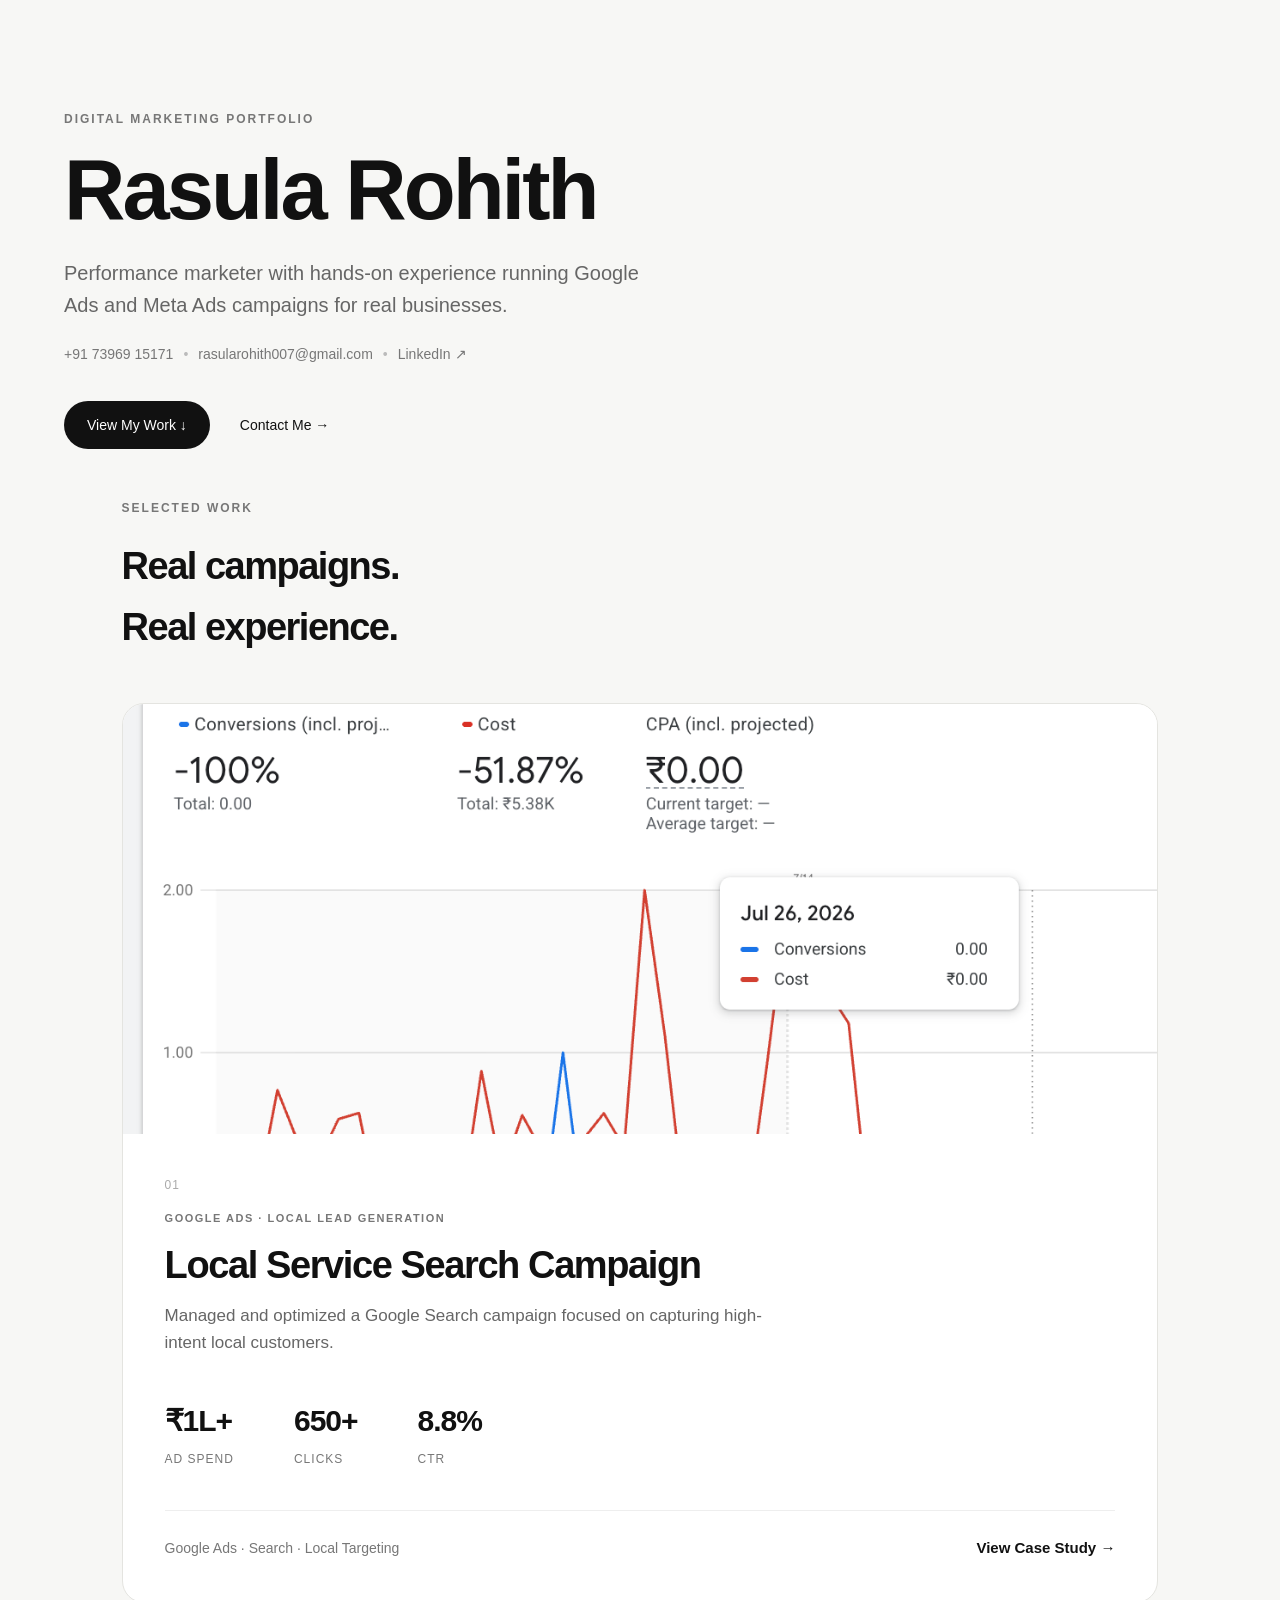
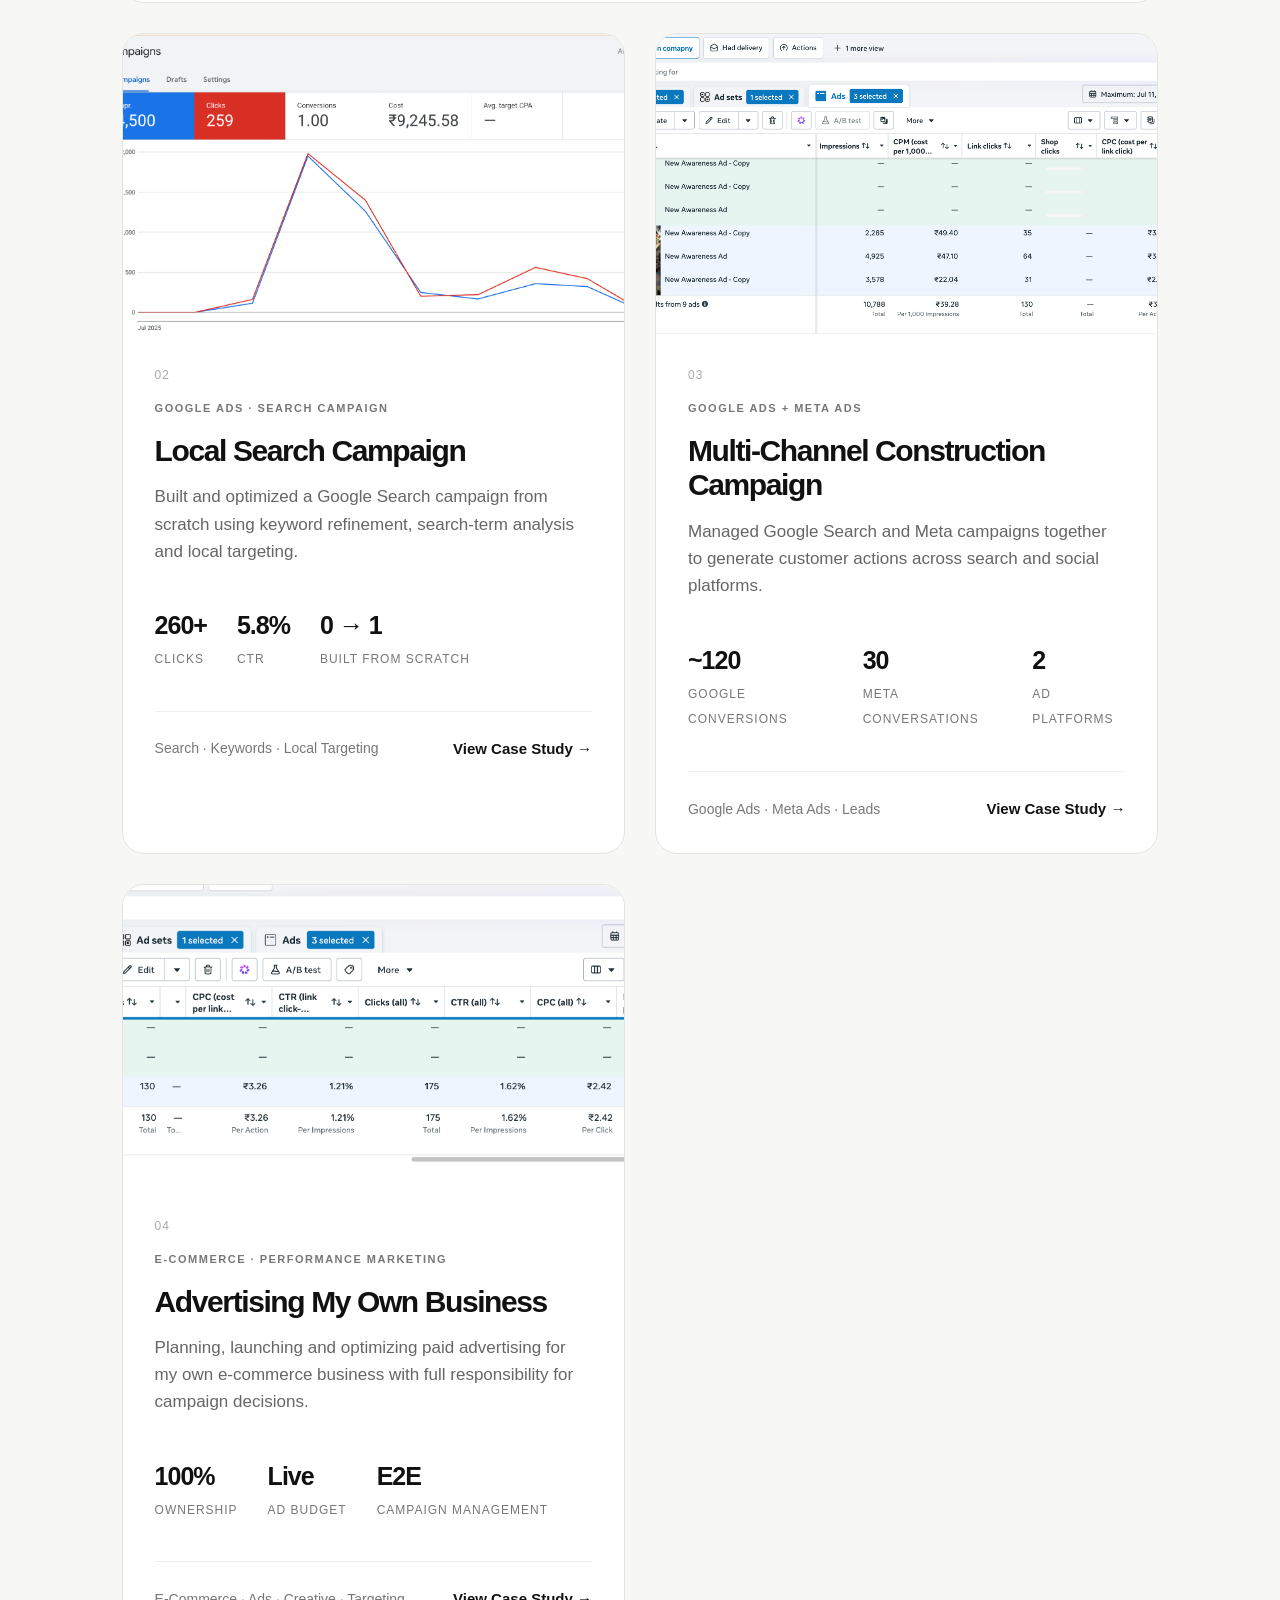
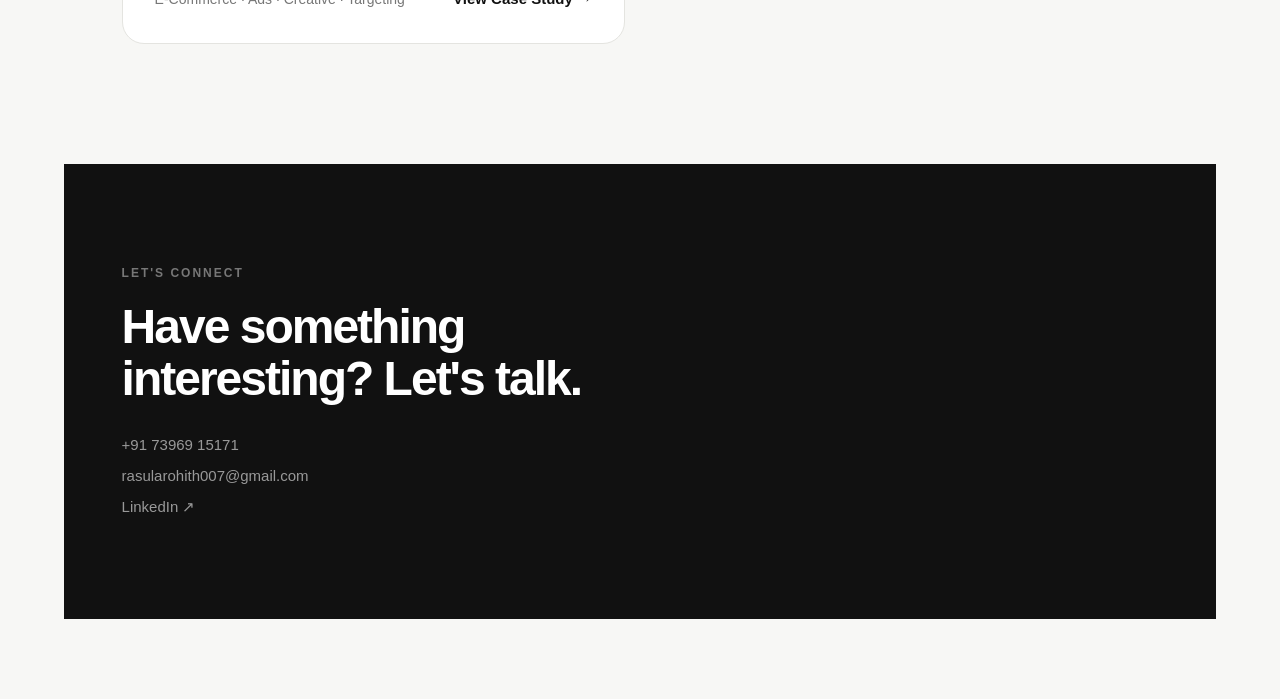
<file: index.html>
<!DOCTYPE html>
<html lang="en">

<head>

    <meta charset="UTF-8">

    <meta
        name="viewport"
        content="width=device-width, initial-scale=1.0"
    >

    <title>Rasula Rohith | Digital Marketing Portfolio</title>

    <link rel="stylesheet" href="style.css">

</head>


<body>


<!-- ==========================================
     HERO
=========================================== -->

<section class="hero">

    <div class="container">

        <p class="eyebrow">
            DIGITAL MARKETING PORTFOLIO
        </p>

        <h1>
            Rasula Rohith
        </h1>

        <p class="hero-subtitle">

            Performance marketer with hands-on experience
            running Google Ads and Meta Ads campaigns
            for real businesses.

        </p>
        <div class="hero-contact">

    <a href="tel:+917396915171">
        +91 73969 15171
    </a>

    <span>•</span>

    <a href="mailto:rasularohith007@gmail.com">
        rasularohith007@gmail.com
    </a>

    <span>•</span>

    <a
        href="https://www.linkedin.com/in/rasula-rohith/"
        target="_blank"
        rel="noopener noreferrer"
    >
        LinkedIn ↗
    </a>

</div>
<div class="hero-links">

    <a href="#work" class="primary-button">
        View My Work ↓
    </a>

    <a href="#contact" class="text-link">
    Contact Me →
    </a>

</div>


<!-- ==========================================
     WORK
=========================================== -->

<section class="work-section" id="work">

    <div class="container">


        <div class="section-header">

            <p class="eyebrow">
                SELECTED WORK
            </p>

            <h2>
                Real campaigns.<br>
                Real experience.
            </h2>

        </div>



        <div class="projects-grid">


            <!-- ==================================
                 PROJECT 01
            =================================== -->

            <a
                href="case-study-google-ads.html"
                class="project-card project-featured"
            >

                <div class="project-image">

                    <img
                        src="campaign-cover.jpg"
                        alt="Google Ads campaign dashboard"
                    >

                </div>


                <div class="project-content">

                    <p class="project-number">
                        01
                    </p>

                    <div class="project-label">
                        GOOGLE ADS · LOCAL LEAD GENERATION
                    </div>

                    <h3>
                        Local Service Search Campaign
                    </h3>

                    <p class="project-description">

                        Managed and optimized a Google Search
                        campaign focused on capturing
                        high-intent local customers.

                    </p>


                    <div class="project-metrics">

                        <div class="metric">
                            <strong>₹1L+</strong>
                            <span>Ad Spend</span>
                        </div>

                        <div class="metric">
                            <strong>650+</strong>
                            <span>Clicks</span>
                        </div>

                        <div class="metric">
                            <strong>8.8%</strong>
                            <span>CTR</span>
                        </div>

                    </div>


                    <div class="project-footer">

                        <span class="tags">
                            Google Ads · Search · Local Targeting
                        </span>

                        <span class="view-case">
                            View Case Study →
                        </span>

                    </div>

                </div>

            </a>




            <!-- ==================================
                 PROJECT 02
            =================================== -->

            <a
                href="case-study-local-search.html"
                class="project-card"
            >

                <div class="project-image compact-image">

                    <img
                        src="local-search-cover.jpg"
                        alt="Google Ads local search campaign"
                    >

                </div>


                <div class="project-content">

                    <p class="project-number">
                        02
                    </p>

                    <div class="project-label">
                        GOOGLE ADS · SEARCH CAMPAIGN
                    </div>

                    <h3>
                        Local Search Campaign
                    </h3>

                    <p class="project-description">

                        Built and optimized a Google Search campaign
                        from scratch using keyword refinement,
                        search-term analysis and local targeting.

                    </p>


                    <div class="project-metrics">

                        <div class="metric">

                            <strong>260+</strong>

                            <span>
                                Clicks
                            </span>

                        </div>


                        <div class="metric">

                            <strong>5.8%</strong>

                            <span>
                                CTR
                            </span>

                        </div>


                        <div class="metric">

                            <strong>0 → 1</strong>

                            <span>
                                Built From Scratch
                            </span>

                        </div>

                    </div>


                    <div class="project-footer">

                        <span class="tags">
                            Search · Keywords · Local Targeting
                        </span>

                        <span class="view-case">
                            View Case Study →
                        </span>

                    </div>

                </div>

            </a>




            <!-- ==================================
                 PROJECT 03
            =================================== -->

            <a
                href="case-study-construction.html"
                class="project-card"
            >

                <div class="project-image compact-image">

                    <img
                        src="construction-google.jpg"
                        alt="Google Ads construction campaign"
                    >

                </div>


                <div class="project-content">

                    <p class="project-number">
                        03
                    </p>

                    <div class="project-label">
                        GOOGLE ADS + META ADS
                    </div>

                    <h3>
                        Multi-Channel Construction Campaign
                    </h3>

                    <p class="project-description">

                        Managed Google Search and Meta campaigns
                        together to generate customer actions
                        across search and social platforms.

                    </p>


                    <div class="project-metrics">

                        <div class="metric">

                            <strong>~120</strong>

                            <span>
                                Google Conversions
                            </span>

                        </div>


                        <div class="metric">

                            <strong>30</strong>

                            <span>
                                Meta Conversations
                            </span>

                        </div>


                        <div class="metric">

                            <strong>2</strong>

                            <span>
                                Ad Platforms
                            </span>

                        </div>

                    </div>


                    <div class="project-footer">

                        <span class="tags">
                            Google Ads · Meta Ads · Leads
                        </span>

                        <span class="view-case">
                            View Case Study →
                        </span>

                    </div>

                </div>

            </a>




            <!-- ==================================
                 PROJECT 04
            =================================== -->

            <a
                href="case-study-ecommerce.html"
                class="project-card"
            >

                <div class="project-image compact-image">

                    <img
                        src="ecommerce-campaign.jpg"
                        alt="E-commerce advertising campaign"
                    >

                </div>


                <div class="project-content">

                    <p class="project-number">
                        04
                    </p>

                    <div class="project-label">
                        E-COMMERCE · PERFORMANCE MARKETING
                    </div>

                    <h3>
                        Advertising My Own Business
                    </h3>

                    <p class="project-description">

                        Planning, launching and optimizing paid
                        advertising for my own e-commerce business
                        with full responsibility for campaign decisions.

                    </p>


                    <div class="project-metrics">

                        <div class="metric">

                            <strong>100%</strong>

                            <span>
                                Ownership
                            </span>

                        </div>


                        <div class="metric">

                            <strong>Live</strong>

                            <span>
                                Ad Budget
                            </span>

                        </div>


                        <div class="metric">

                            <strong>E2E</strong>

                            <span>
                                Campaign Management
                            </span>

                        </div>

                    </div>


                    <div class="project-footer">

                        <span class="tags">
                            E-Commerce · Ads · Creative · Targeting
                        </span>

                        <span class="view-case">
                            View Case Study →
                        </span>

                    </div>

                </div>

            </a>


        </div>

    </div>

</section>



<!-- ==========================================
     FOOTER
=========================================== -->
<footer class="site-footer" id="contact">

    <div class="container footer-inner">

        <div>
            <p class="eyebrow">LET'S CONNECT</p>

            <h2>
                Have something interesting?
                Let's talk.
            </h2>

            <div class="contact-details">

    <!-- PHONE -->
    <a
    href="https://wa.me/917396915171"
    target="_blank"
    rel="noopener noreferrer"
>
    +91 73969 15171
</a>

    <!-- EMAIL - OPENS GMAIL IN BROWSER -->
    <a
        href="https://mail.google.com/mail/?view=cm&fs=1&to=rasularohith007@gmail.com"
        target="_blank"
        rel="noopener noreferrer"
    >
        rasularohith007@gmail.com
    </a>

    <!-- LINKEDIN -->
    <a
        href="https://www.linkedin.com/in/rasula-rohith/"
        target="_blank"
        rel="noopener noreferrer"
    >
        LinkedIn ↗
    </a>

</div>

        </div>

    </div>

</footer>
</file>
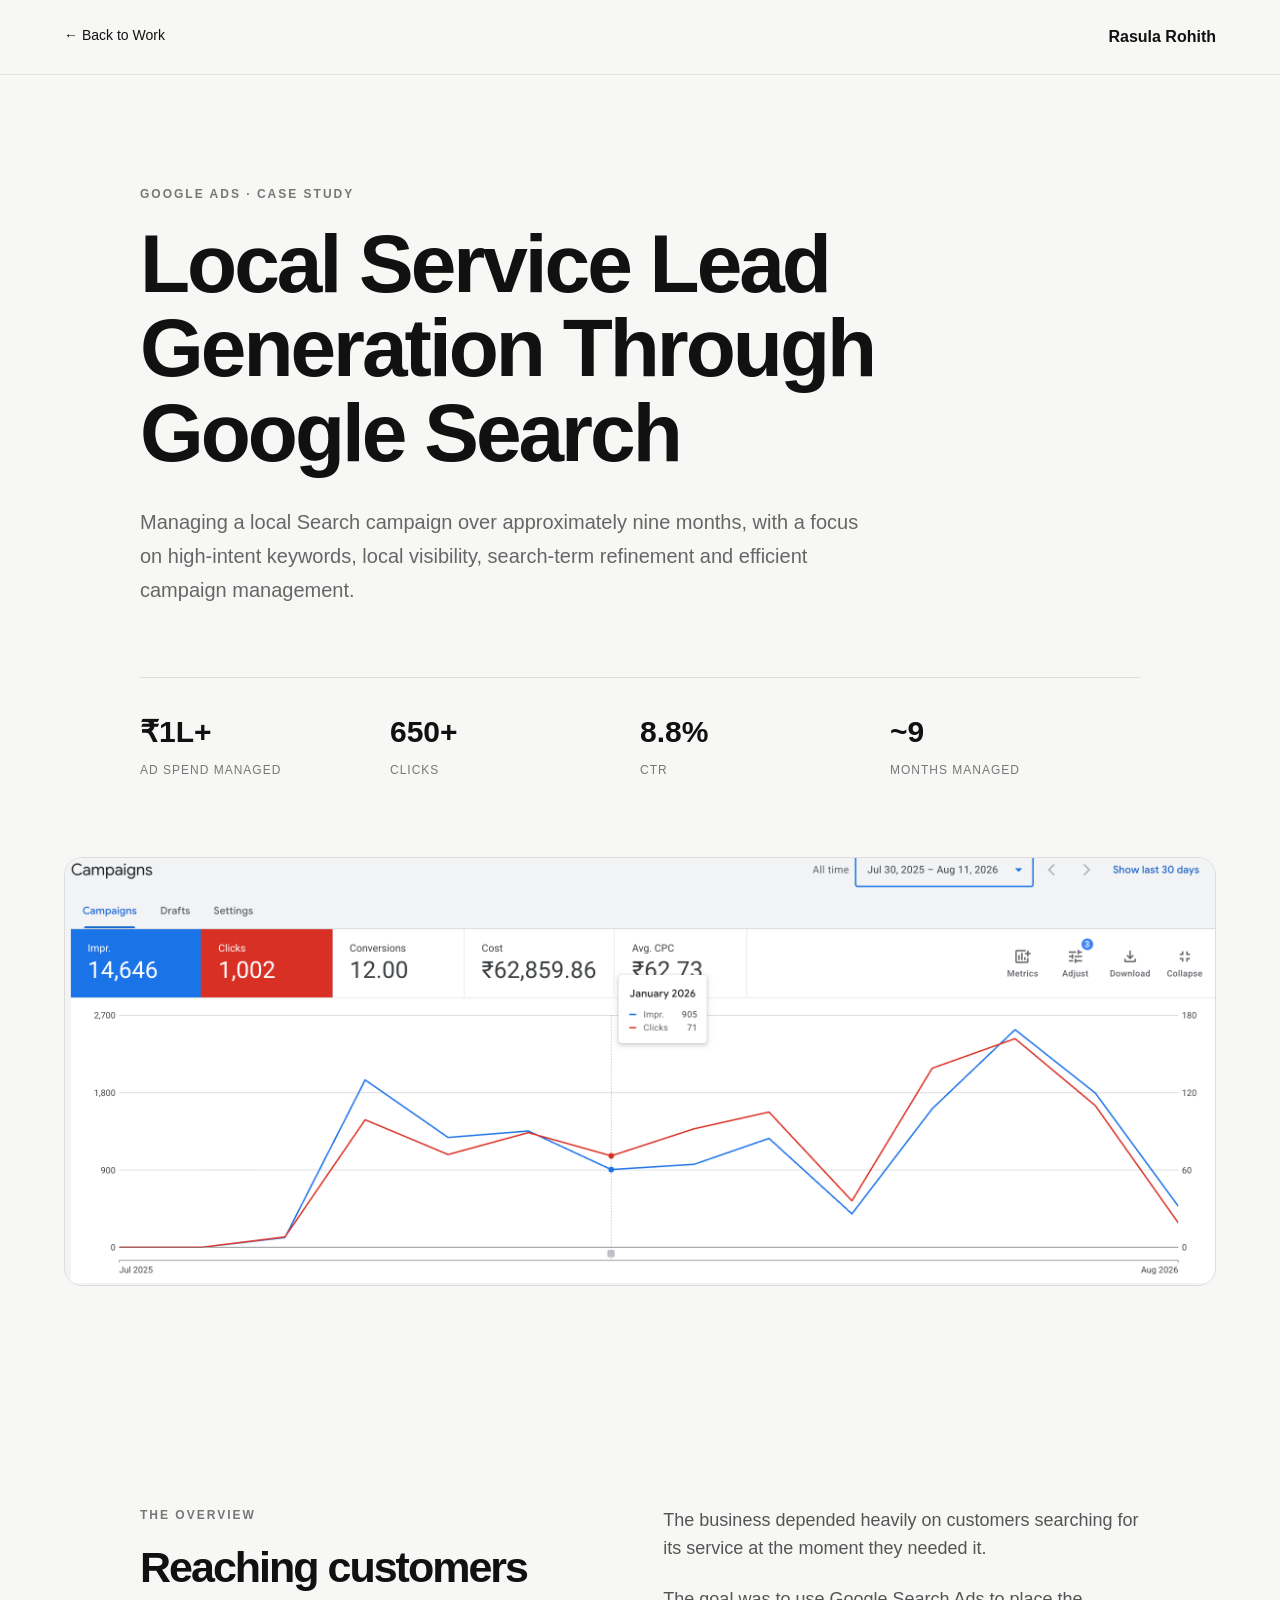
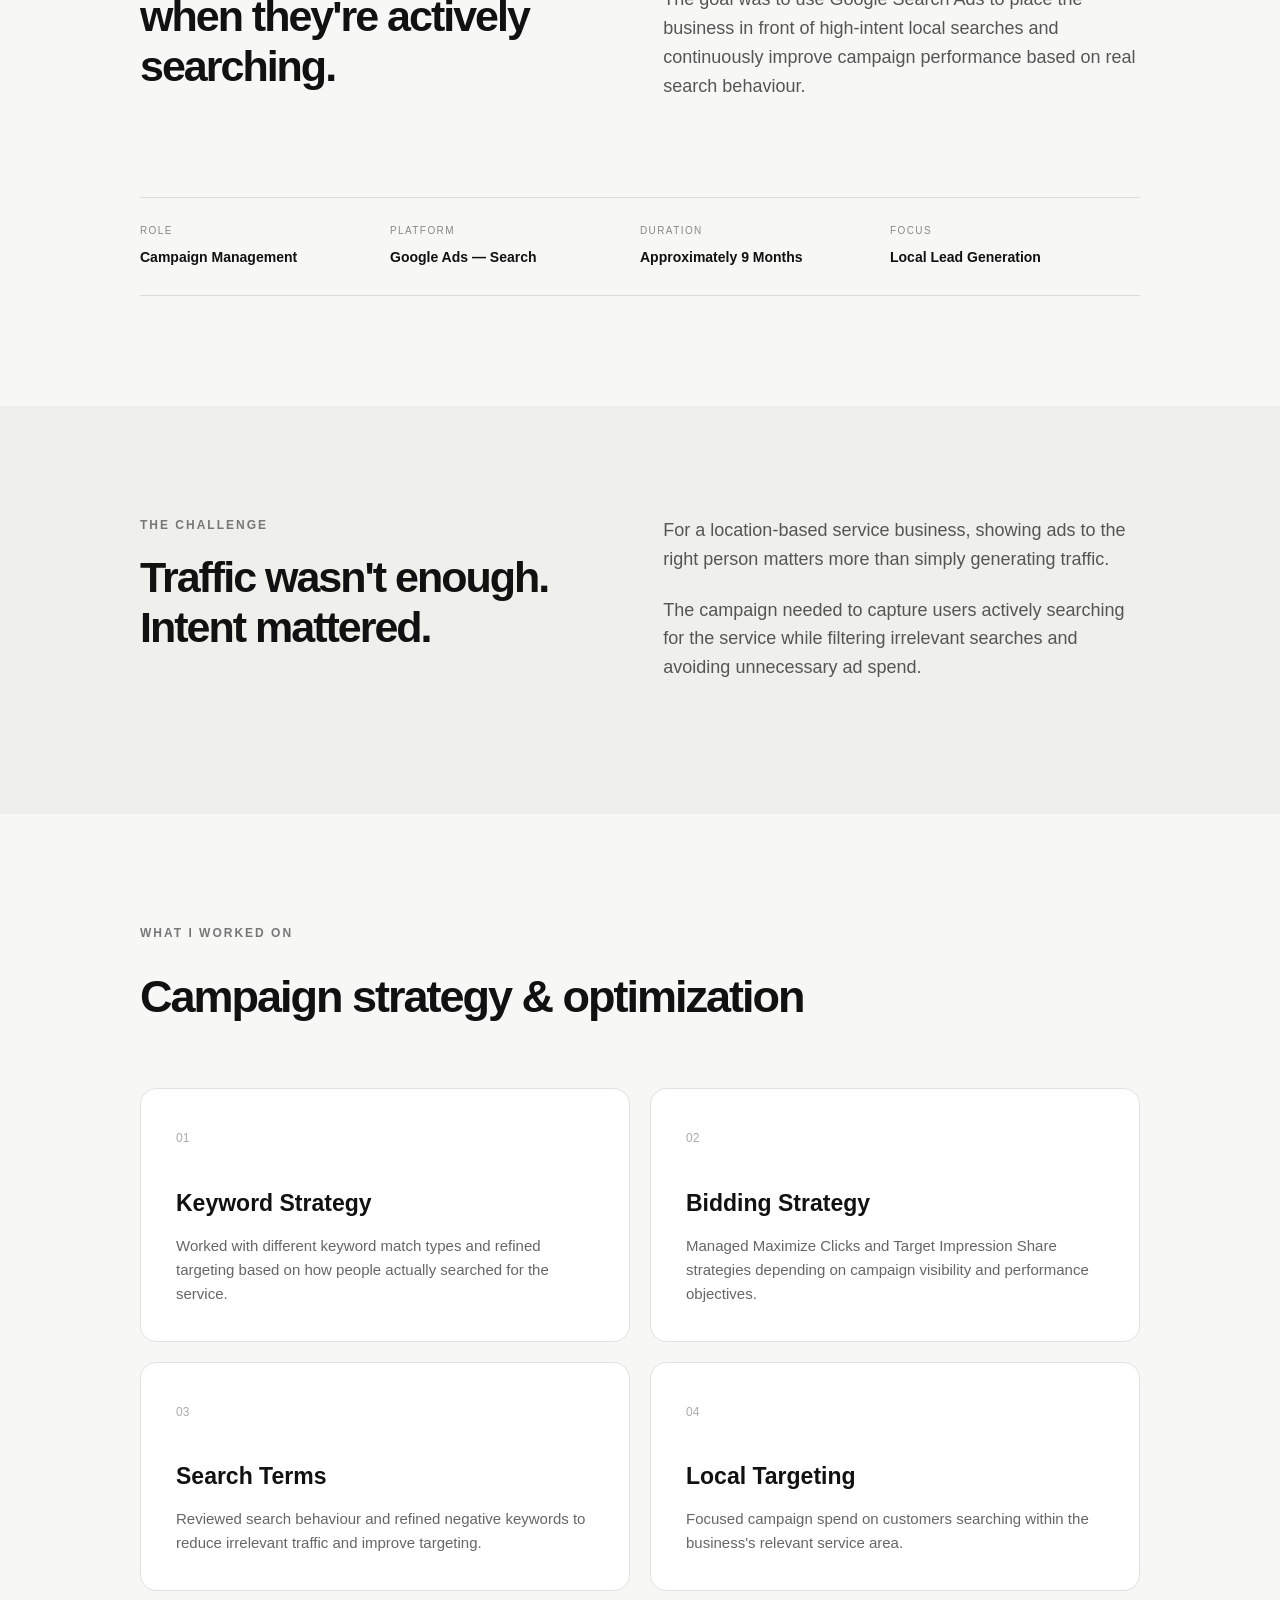
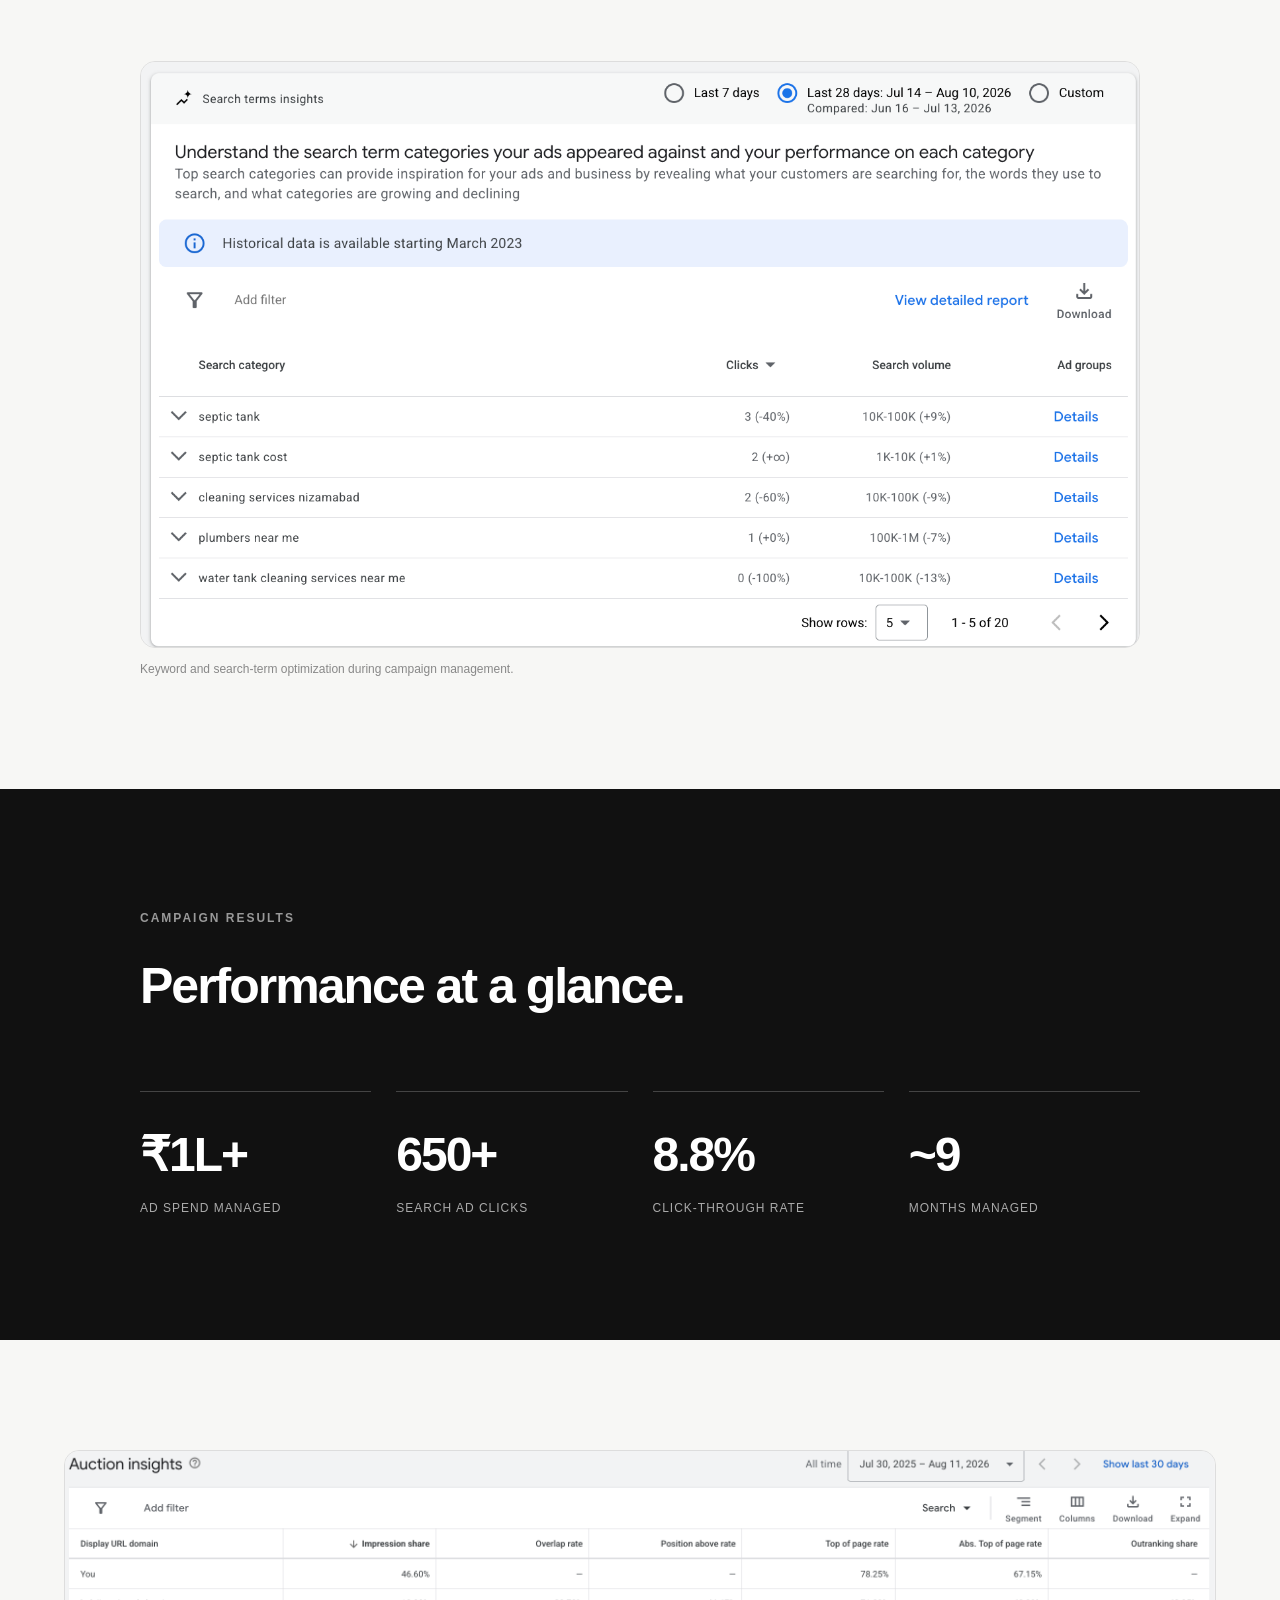
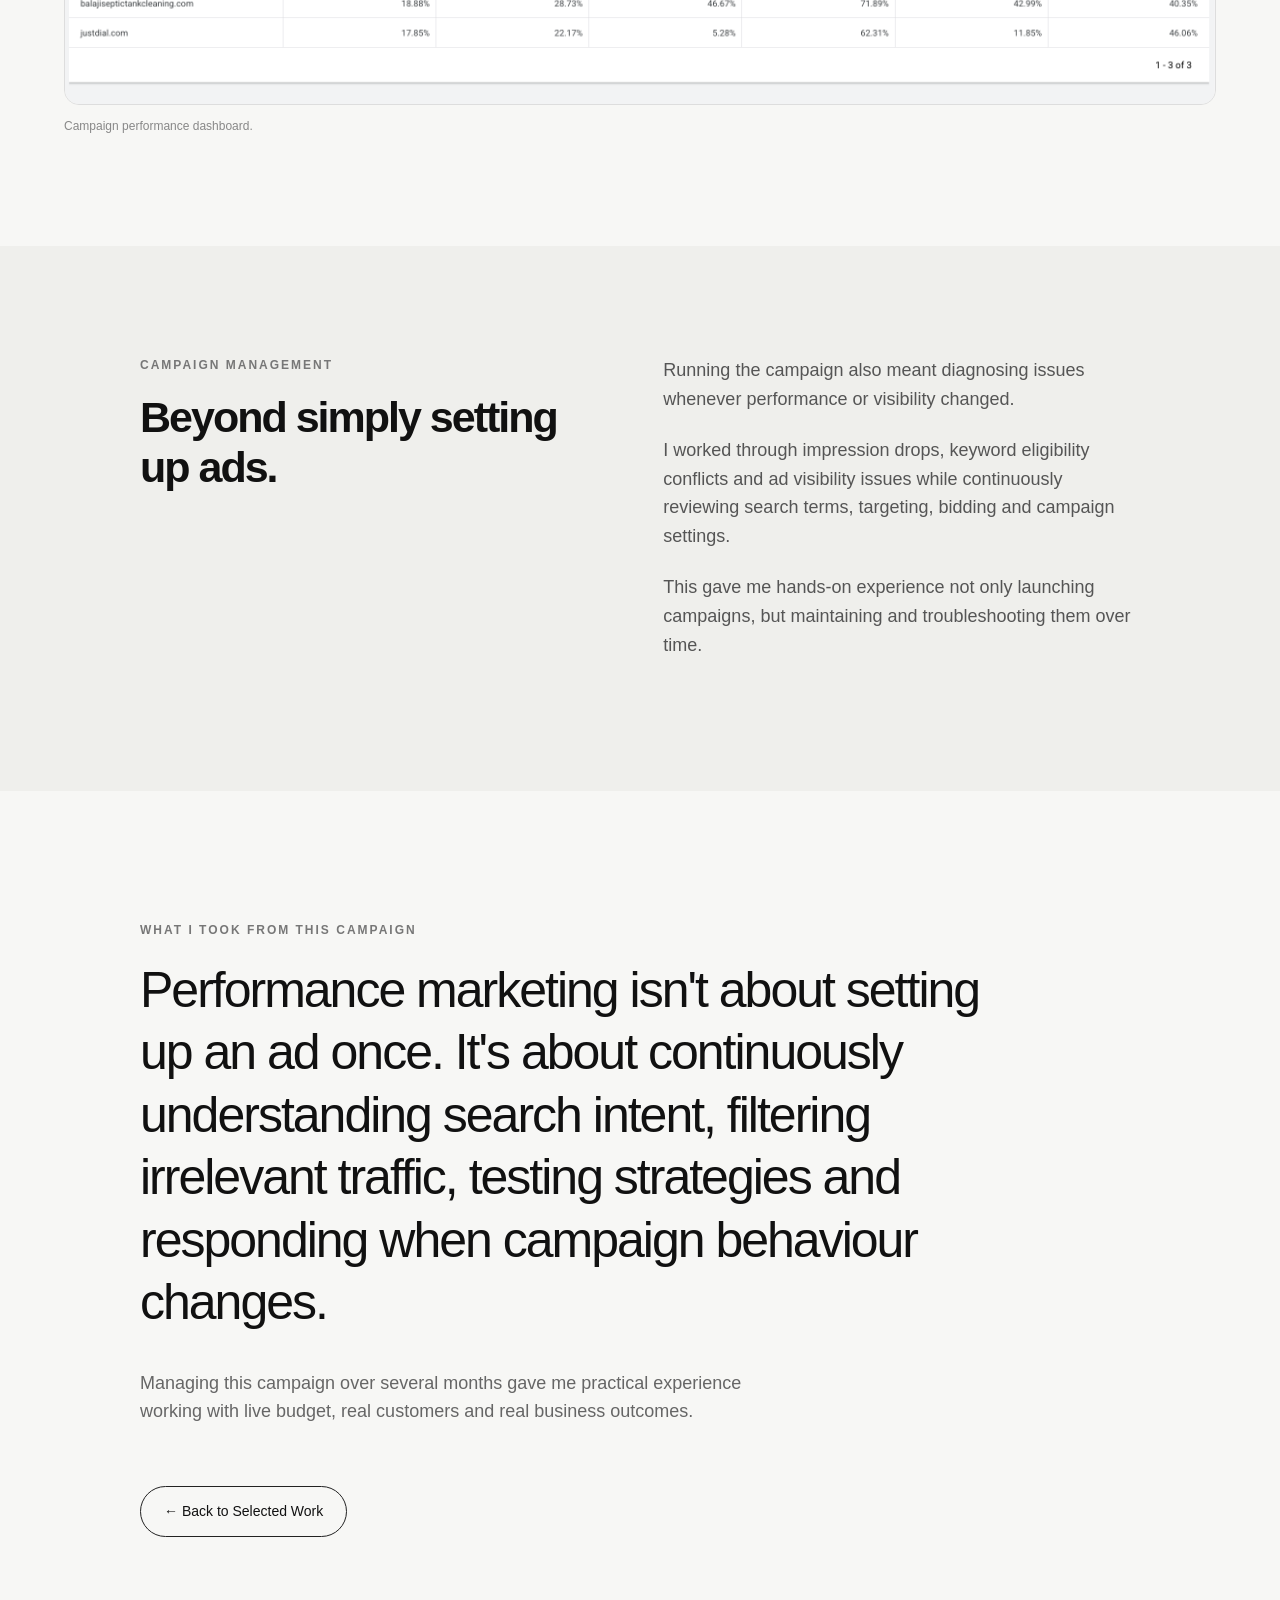
<file: case-study-google-ads.html>
<!DOCTYPE html>
<html lang="en">
<head>

    <meta charset="UTF-8">

    <meta
        name="viewport"
        content="width=device-width, initial-scale=1.0"
    >

    <title>
        Google Ads Case Study | Rasula Rohith
    </title>

    <link rel="stylesheet" href="style.css">

</head>

<body class="case-study-page">


    <!-- NAVIGATION -->

    <nav class="case-nav">

        <div class="container nav-inner">

            <a href="index.html" class="back-link">
                ← Back to Work
            </a>

            <span class="nav-name">
                Rasula Rohith
            </span>

        </div>

    </nav>



    <!-- CASE STUDY HERO -->

    <section class="case-hero">

        <div class="container case-container">

            <p class="eyebrow">
                GOOGLE ADS · CASE STUDY
            </p>

            <h1>
                Local Service Lead Generation
                Through Google Search
            </h1>

            <p class="case-intro">
                Managing a local Search campaign over approximately
                nine months, with a focus on high-intent keywords,
                local visibility, search-term refinement and
                efficient campaign management.
            </p>


            <div class="hero-metrics">

                <div>
                    <strong>₹1L+</strong>
                    <span>Ad Spend Managed</span>
                </div>

                <div>
                    <strong>650+</strong>
                    <span>Clicks</span>
                </div>

                <div>
                    <strong>8.8%</strong>
                    <span>CTR</span>
                </div>

                <div>
                    <strong>~9</strong>
                    <span>Months Managed</span>
                </div>

            </div>

        </div>

    </section>



    <!-- LARGE HERO IMAGE -->

    <section class="case-image-section">

        <div class="container">

            <img
                src="campaign-dashboard.jpg"
                alt="Google Ads campaign performance"
                class="case-main-image"
            >

        </div>

    </section>



    <!-- OVERVIEW -->

    <section class="case-section">

        <div class="container case-container">

            <div class="section-grid">

                <div>

                    <p class="eyebrow">
                        THE OVERVIEW
                    </p>

                    <h2>
                        Reaching customers when
                        they're actively searching.
                    </h2>

                </div>


                <div class="case-copy">

                    <p>
                        The business depended heavily on customers
                        searching for its service at the moment they
                        needed it.
                    </p>

                    <p>
                        The goal was to use Google Search Ads to place
                        the business in front of high-intent local
                        searches and continuously improve campaign
                        performance based on real search behaviour.
                    </p>

                </div>

            </div>



            <div class="overview-details">

                <div>
                    <span>ROLE</span>

                    <strong>
                        Campaign Management
                    </strong>
                </div>


                <div>
                    <span>PLATFORM</span>

                    <strong>
                        Google Ads — Search
                    </strong>
                </div>


                <div>
                    <span>DURATION</span>

                    <strong>
                        Approximately 9 Months
                    </strong>
                </div>


                <div>
                    <span>FOCUS</span>

                    <strong>
                        Local Lead Generation
                    </strong>
                </div>

            </div>

        </div>

    </section>



    <!-- CHALLENGE -->

    <section class="case-section alternate">

        <div class="container case-container">

            <div class="section-grid">

                <div>

                    <p class="eyebrow">
                        THE CHALLENGE
                    </p>

                    <h2>
                        Traffic wasn't enough.
                        Intent mattered.
                    </h2>

                </div>


                <div class="case-copy">

                    <p>
                        For a location-based service business,
                        showing ads to the right person matters more
                        than simply generating traffic.
                    </p>

                    <p>
                        The campaign needed to capture users actively
                        searching for the service while filtering
                        irrelevant searches and avoiding unnecessary
                        ad spend.
                    </p>

                </div>

            </div>

        </div>

    </section>



    <!-- WHAT I WORKED ON -->

    <section class="case-section">

        <div class="container case-container">

            <p class="eyebrow">
                WHAT I WORKED ON
            </p>

            <h2 class="strategy-title">
                Campaign strategy & optimization
            </h2>


            <div class="strategy-grid">


                <div class="strategy-card">

                    <span>01</span>

                    <h3>Keyword Strategy</h3>

                    <p>
                        Worked with different keyword match types
                        and refined targeting based on how people
                        actually searched for the service.
                    </p>

                </div>



                <div class="strategy-card">

                    <span>02</span>

                    <h3>Bidding Strategy</h3>

                    <p>
                        Managed Maximize Clicks and Target Impression
                        Share strategies depending on campaign
                        visibility and performance objectives.
                    </p>

                </div>



                <div class="strategy-card">

                    <span>03</span>

                    <h3>Search Terms</h3>

                    <p>
                        Reviewed search behaviour and refined negative
                        keywords to reduce irrelevant traffic and
                        improve targeting.
                    </p>

                </div>



                <div class="strategy-card">

                    <span>04</span>

                    <h3>Local Targeting</h3>

                    <p>
                        Focused campaign spend on customers searching
                        within the business's relevant service area.
                    </p>

                </div>

            </div>


            <!-- KEYWORD SCREENSHOT -->

            <div class="content-image">

                <img
                    src="campaign-keywords.jpg"
                    alt="Google Ads keyword strategy"
                >

                <p>
                    Keyword and search-term optimization during
                    campaign management.
                </p>

            </div>

        </div>

    </section>



    <!-- RESULTS -->

    <section class="results-section">

        <div class="container case-container">

            <p class="eyebrow light-eyebrow">
                CAMPAIGN RESULTS
            </p>

            <h2>
                Performance at a glance.
            </h2>


            <div class="results-grid">

                <div class="result">

                    <strong>₹1L+</strong>

                    <span>
                        Ad Spend Managed
                    </span>

                </div>


                <div class="result">

                    <strong>650+</strong>

                    <span>
                        Search Ad Clicks
                    </span>

                </div>


                <div class="result">

                    <strong>8.8%</strong>

                    <span>
                        Click-Through Rate
                    </span>

                </div>


                <div class="result">

                    <strong>~9</strong>

                    <span>
                        Months Managed
                    </span>

                </div>

            </div>

        </div>

    </section>



    <!-- RESULTS SCREENSHOT -->

    <section class="case-section">

        <div class="container">

            <div class="content-image large">

                <img
                    src="campaign-results.jpg"
                    alt="Google Ads campaign results"
                >

                <p>
                    Campaign performance dashboard.
                </p>

            </div>

        </div>

    </section>



    <!-- TROUBLESHOOTING -->

    <section class="case-section alternate">

        <div class="container case-container">

            <div class="section-grid">

                <div>

                    <p class="eyebrow">
                        CAMPAIGN MANAGEMENT
                    </p>

                    <h2>
                        Beyond simply setting up ads.
                    </h2>

                </div>


                <div class="case-copy">

                    <p>
                        Running the campaign also meant diagnosing
                        issues whenever performance or visibility
                        changed.
                    </p>

                    <p>
                        I worked through impression drops, keyword
                        eligibility conflicts and ad visibility
                        issues while continuously reviewing search
                        terms, targeting, bidding and campaign
                        settings.
                    </p>

                    <p>
                        This gave me hands-on experience not only
                        launching campaigns, but maintaining and
                        troubleshooting them over time.
                    </p>

                </div>

            </div>

        </div>

    </section>



    <!-- LEARNING -->

    <section class="learning-section">

        <div class="container case-container">

            <p class="eyebrow">
                WHAT I TOOK FROM THIS CAMPAIGN
            </p>

            <blockquote>

                Performance marketing isn't about setting up an ad
                once. It's about continuously understanding search
                intent, filtering irrelevant traffic, testing
                strategies and responding when campaign behaviour
                changes.

            </blockquote>

            <p class="learning-text">

                Managing this campaign over several months gave me
                practical experience working with live budget,
                real customers and real business outcomes.

            </p>


            <a href="index.html" class="return-button">
                ← Back to Selected Work
            </a>

        </div>

    </section>



</body>
</html>
</file>
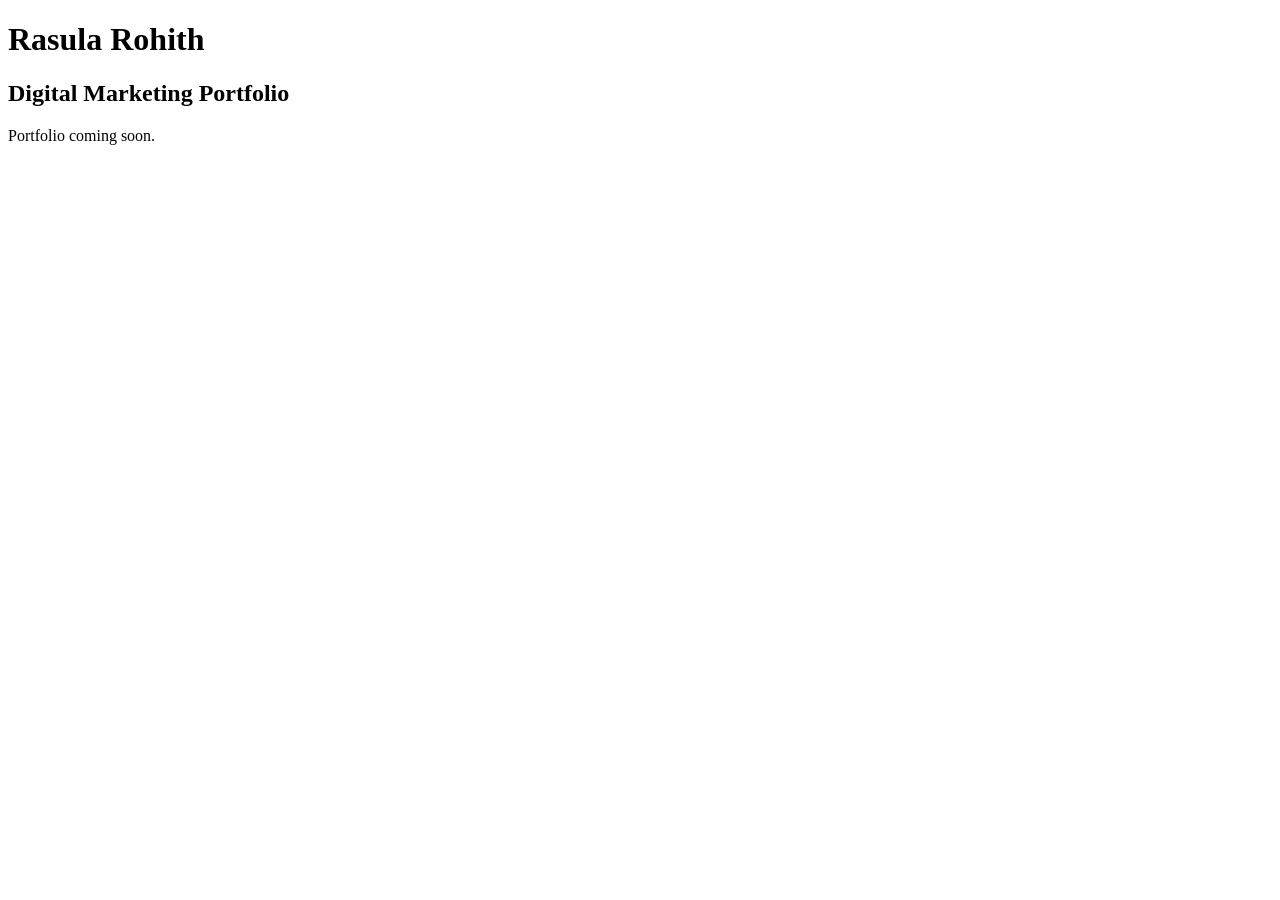
<file: rohith.html>
<!DOCTYPE html>
<html>
<head>
    <title>Rohith | Digital Marketing Portfolio</title>
</head>
<body>
    <h1>Rasula Rohith</h1>
    <h2>Digital Marketing Portfolio</h2>
    <p>Portfolio coming soon.</p>
</body>
</html>
</file>
<file: style.css>
/* =============================
   BASE
============================= */

* {
    margin: 0;
    padding: 0;
    box-sizing: border-box;
}

html {
    scroll-behavior: smooth;
}

body {
    font-family:
        Inter,
        -apple-system,
        BlinkMacSystemFont,
        "Segoe UI",
        sans-serif;

    background: #f7f7f5;
    color: #111;
    line-height: 1.6;
}

a {
    color: inherit;
    text-decoration: none;
}

img {
    width: 100%;
    display: block;
}

.container {
    width: min(1180px, 90%);
    margin: auto;
}

.case-container {
    max-width: 1000px;
}

.eyebrow {
    font-size: 12px;
    font-weight: 700;
    letter-spacing: 2px;
    color: #777;
    margin-bottom: 18px;
}


/* =============================
   HOMEPAGE HERO
============================= */

.hero {
    padding: 110px 0 80px;
}

.hero h1 {
    font-size: clamp(48px, 7vw, 85px);
    line-height: 1;
    letter-spacing: -3px;
    font-weight: 600;
}

.hero-subtitle {
    max-width: 600px;
    font-size: 20px;
    color: #666;
    margin-top: 25px;
}


/* =============================
   WORK SECTION
============================= */

.work-section {
    padding: 50px 0 120px;
}

.section-header {
    margin-bottom: 45px;
}

.section-header h2 {
    font-size: 38px;
    letter-spacing: -1.5px;
}


/* =============================
   PROJECT CARD
============================= */

.project-card {
    display: block;
    background: #fff;

    border: 1px solid #e4e4e0;
    border-radius: 22px;

    overflow: hidden;

    transition:
        transform 0.3s ease,
        box-shadow 0.3s ease;
}

.project-card:hover {
    transform: translateY(-6px);

    box-shadow:
        0 25px 60px rgba(0,0,0,0.09);
}

.project-image {
    height: 430px;
    overflow: hidden;
    background: #ececea;
}

.project-image img {
    height: 100%;
    object-fit: cover;
    transition: transform 0.5s ease;
}

.project-card:hover .project-image img {
    transform: scale(1.015);
}

.project-content {
    padding: 42px;
}

.project-label {
    font-size: 11px;
    font-weight: 700;

    letter-spacing: 1.5px;

    color: #777;

    margin-bottom: 16px;
}

.project-content h3 {
    font-size: 38px;
    line-height: 1.15;
    letter-spacing: -1.4px;

    max-width: 650px;
}

.project-description {
    color: #666;
    font-size: 17px;

    max-width: 620px;

    margin-top: 15px;
}


/* =============================
   PROJECT METRICS
============================= */

.project-metrics {
    display: flex;
    gap: 60px;

    margin-top: 40px;
}

.metric strong {
    display: block;

    font-size: 30px;
    letter-spacing: -1px;
}

.metric span {
    font-size: 12px;
    color: #777;
    text-transform: uppercase;
    letter-spacing: 1px;
}


/* =============================
   PROJECT FOOTER
============================= */

.project-footer {
    margin-top: 40px;
    padding-top: 25px;

    border-top: 1px solid #eee;

    display: flex;
    align-items: center;
    justify-content: space-between;
}

.tags {
    color: #777;
    font-size: 14px;
}

.view-case {
    font-weight: 600;
    font-size: 15px;
}


/* =============================
   CASE NAVIGATION
============================= */

.case-nav {
    padding: 24px 0;
    border-bottom: 1px solid #e2e2df;
}

.nav-inner {
    display: flex;
    justify-content: space-between;
}

.back-link {
    font-size: 14px;
}

.nav-name {
    font-weight: 600;
}


/* =============================
   CASE HERO
============================= */

.case-hero {
    padding: 110px 0 75px;
}

.case-hero h1 {
    font-size: clamp(48px, 7vw, 82px);
    line-height: 1.03;
    letter-spacing: -3px;

    max-width: 950px;
}

.case-intro {
    margin-top: 30px;

    font-size: 20px;
    line-height: 1.7;

    max-width: 720px;

    color: #666;
}


/* =============================
   HERO METRICS
============================= */

.hero-metrics {
    display: grid;
    grid-template-columns: repeat(4, 1fr);

    margin-top: 70px;
    padding-top: 30px;

    border-top: 1px solid #ddd;
}

.hero-metrics strong {
    display: block;
    font-size: 30px;
}

.hero-metrics span {
    color: #777;
    font-size: 12px;

    text-transform: uppercase;
    letter-spacing: 1px;
}


/* =============================
   HERO IMAGE
============================= */

.case-image-section {
    padding-bottom: 110px;
}

.case-main-image {
    border-radius: 18px;
    border: 1px solid #ddd;
}


/* =============================
   GENERAL CASE SECTIONS
============================= */

.case-section {
    padding: 110px 0;
}

.alternate {
    background: #efefec;
}

.section-grid {
    display: grid;
    grid-template-columns: 1fr 1.1fr;
    gap: 90px;
}

.section-grid h2 {
    font-size: 43px;
    line-height: 1.15;
    letter-spacing: -2px;
}

.case-copy p {
    font-size: 18px;
    color: #555;
    margin-bottom: 22px;
}


/* =============================
   OVERVIEW DETAILS
============================= */

.overview-details {
    margin-top: 75px;

    display: grid;
    grid-template-columns: repeat(4, 1fr);

    border-top: 1px solid #ddd;
    border-bottom: 1px solid #ddd;
}

.overview-details div {
    padding: 25px 15px 25px 0;
}

.overview-details span {
    display: block;

    font-size: 10px;
    color: #888;

    letter-spacing: 1.4px;

    margin-bottom: 5px;
}

.overview-details strong {
    font-size: 14px;
}


/* =============================
   STRATEGY
============================= */

.strategy-title {
    font-size: 45px;
    letter-spacing: -2px;

    margin-bottom: 55px;
}

.strategy-grid {
    display: grid;
    grid-template-columns: repeat(2, 1fr);

    gap: 20px;
}

.strategy-card {
    background: #fff;

    border: 1px solid #e1e1dd;
    border-radius: 16px;

    padding: 35px;
}

.strategy-card span {
    color: #aaa;
    font-size: 12px;
}

.strategy-card h3 {
    margin: 35px 0 12px;

    font-size: 23px;
}

.strategy-card p {
    color: #666;
    font-size: 15px;
}


/* =============================
   CONTENT IMAGES
============================= */

.content-image {
    margin-top: 70px;
}

.content-image img {
    border-radius: 15px;
    border: 1px solid #ddd;
}

.content-image p {
    color: #888;
    font-size: 12px;

    margin-top: 12px;
}

.content-image.large {
    margin-top: 0;
}


/* =============================
   RESULTS
============================= */

.results-section {
    background: #111;
    color: #fff;

    padding: 120px 0;
}

.light-eyebrow {
    color: #999;
}

.results-section h2 {
    font-size: 50px;
    letter-spacing: -2px;

    margin-bottom: 65px;
}

.results-grid {
    display: grid;
    grid-template-columns: repeat(4, 1fr);

    gap: 25px;
}

.result {
    border-top: 1px solid #444;

    padding-top: 25px;
}

.result strong {
    display: block;

    font-size: 48px;
    letter-spacing: -2px;
}

.result span {
    color: #aaa;

    font-size: 12px;
    text-transform: uppercase;

    letter-spacing: 1px;
}


/* =============================
   LEARNING SECTION
============================= */

.learning-section {
    padding: 130px 0;
}

.learning-section blockquote {
    max-width: 850px;

    font-size: clamp(30px, 5vw, 50px);

    line-height: 1.25;
    letter-spacing: -2px;
}

.learning-text {
    max-width: 650px;

    color: #666;
    font-size: 18px;

    margin-top: 35px;
}

.return-button {
    display: inline-block;

    margin-top: 60px;

    border: 1px solid #222;
    border-radius: 100px;

    padding: 13px 23px;

    font-size: 14px;

    transition: 0.2s;
}

.return-button:hover {
    background: #111;
    color: #fff;
}


/* =============================
   MOBILE
============================= */

@media (max-width: 768px) {

    .hero {
        padding-top: 70px;
    }

    .project-image {
        height: 250px;
    }

    .project-content {
        padding: 26px;
    }

    .project-content h3 {
        font-size: 29px;
    }

    .project-metrics {
        gap: 25px;
        justify-content: space-between;
    }

    .metric strong {
        font-size: 23px;
    }

    .project-footer {
        display: block;
    }

    .view-case {
        margin-top: 15px;
    }

    .case-hero {
        padding-top: 70px;
    }

    .section-grid {
        grid-template-columns: 1fr;
        gap: 35px;
    }

    .strategy-grid {
        grid-template-columns: 1fr;
    }

    .hero-metrics,
    .results-grid,
    .overview-details {
        grid-template-columns: repeat(2, 1fr);
        gap: 30px;
    }

    .case-section {
        padding: 75px 0;
    }

    .results-section {
        padding: 80px 0;
    }

}
/* =========================================
   MULTIPLE PROJECTS
========================================= */

.projects-grid {
    display: grid;
    grid-template-columns: 1fr 1fr;
    gap: 30px;
}


/* First project larger */

.project-featured {
    grid-column: 1 / -1;
}


/* Smaller project image */

.compact-image {
    height: 300px;
}


/* Project numbers */

.project-number {
    font-size: 12px;
    color: #aaa;
    margin-bottom: 15px;
    letter-spacing: 1px;
}


/* Cards inside grid */

.projects-grid .project-card:not(.project-featured)
.project-content {
    padding: 32px;
}


.projects-grid .project-card:not(.project-featured)
.project-content h3 {
    font-size: 30px;
}


.projects-grid .project-card:not(.project-featured)
.project-metrics {
    gap: 30px;
}


.projects-grid .project-card:not(.project-featured)
.metric strong {
    font-size: 25px;
}



/* =========================================
   HERO BUTTONS
========================================= */

.hero-links {
    display: flex;
    align-items: center;
    gap: 30px;
    margin-top: 35px;
}


.primary-button {
    display: inline-block;

    background: #111;
    color: #fff;

    padding: 13px 23px;

    border-radius: 100px;

    font-size: 14px;

    transition: 0.2s ease;
}


.primary-button:hover {
    transform: translateY(-2px);
}


.text-link {
    font-size: 14px;
    font-weight: 500;
}



/* =========================================
   3 COLUMN METRICS
========================================= */

.hero-metrics.three-metrics {
    grid-template-columns: repeat(3, 1fr);
}


.overview-details.three-columns {
    grid-template-columns: repeat(3, 1fr);
}


.results-grid.three-results {
    grid-template-columns: repeat(3, 1fr);
}



/* =========================================
   CHANNEL SECTIONS
========================================= */

.channel-section {
    padding: 110px 0;
}


.channel-header {
    display: grid;

    grid-template-columns:
        minmax(0, 1fr)
        auto;

    gap: 70px;

    align-items: end;
}


.channel-header h2 {
    font-size: 45px;

    line-height: 1.12;

    letter-spacing: -2px;

    max-width: 600px;
}


.channel-number {
    min-width: 180px;
}


.channel-number strong {
    display: block;

    font-size: 60px;

    line-height: 1;

    letter-spacing: -3px;
}


.channel-number span {
    display: block;

    color: #777;

    font-size: 11px;

    text-transform: uppercase;

    letter-spacing: 1.2px;

    margin-top: 10px;
}



/* =========================================
   ECOMMERCE
========================================= */

.business-perspective {
    background: #111;
    color: #fff;

    padding: 130px 0;
}


.business-perspective h2 {
    max-width: 850px;

    font-size: clamp(45px, 6vw, 70px);

    line-height: 1.05;

    letter-spacing: -3px;

    margin-bottom: 45px;
}


.business-perspective p {
    max-width: 680px;

    font-size: 18px;

    color: #aaa;

    margin-bottom: 20px;
}



/* Responsibility list */

.responsibility-list {
    margin-top: 50px;

    border-top: 1px solid #444;
}


.responsibility-list div {
    padding: 24px 0;

    border-bottom: 1px solid #333;

    font-size: 22px;

    display: flex;

    justify-content: space-between;
}


.responsibility-list div::after {
    content: "↗";

    color: #666;
}



/* =========================================
   FOOTER
========================================= */

.site-footer {
    background: #111;
    color: #fff;

    padding: 100px 0;
}


.footer-inner {
    display: flex;

    justify-content: space-between;

    align-items: flex-end;

    gap: 80px;
}


.site-footer h2 {
    max-width: 600px;

    font-size: 48px;

    line-height: 1.08;

    letter-spacing: -2px;
}


.footer-links {
    display: flex;

    flex-direction: column;

    gap: 12px;
}


.footer-links a {
    color: #aaa;

    font-size: 16px;

    transition: 0.2s;
}


.footer-links a:hover {
    color: #fff;
}



/* =========================================
   MOBILE
========================================= */

@media (max-width: 850px) {

    .projects-grid {
        grid-template-columns: 1fr;
    }


    .project-featured {
        grid-column: auto;
    }


    .compact-image {
        height: 250px;
    }


    .hero-metrics.three-metrics,
    .results-grid.three-results,
    .overview-details.three-columns {
        grid-template-columns: 1fr;
        gap: 25px;
    }


    .channel-header {
        grid-template-columns: 1fr;
        gap: 30px;
    }


    .footer-inner {
        flex-direction: column;
        align-items: flex-start;
    }


    .site-footer h2 {
        font-size: 38px;
    }

}
/* =========================================
   CONTACT DETAILS
========================================= */

.hero-contact {
    display: flex;
    align-items: center;
    flex-wrap: wrap;

    gap: 10px;

    margin-top: 22px;

    font-size: 14px;
    color: #777;
}

.hero-contact a {
    transition: color 0.2s ease;
}

.hero-contact a:hover {
    color: #111;
}

.hero-contact span {
    color: #bbb;
}


/* FOOTER CONTACT */

.contact-details {
    display: flex;
    flex-direction: column;

    gap: 7px;

    margin-top: 28px;
}

.contact-details a {
    color: #999;

    font-size: 15px;

    transition: color 0.2s ease;
}

.contact-details a:hover {
    color: #fff;
}


/* MOBILE */

@media (max-width: 768px) {

    .hero-contact {
        align-items: flex-start;
        flex-direction: column;
        gap: 6px;
    }

    .hero-contact span {
        display: none;
    }

}
</file>
